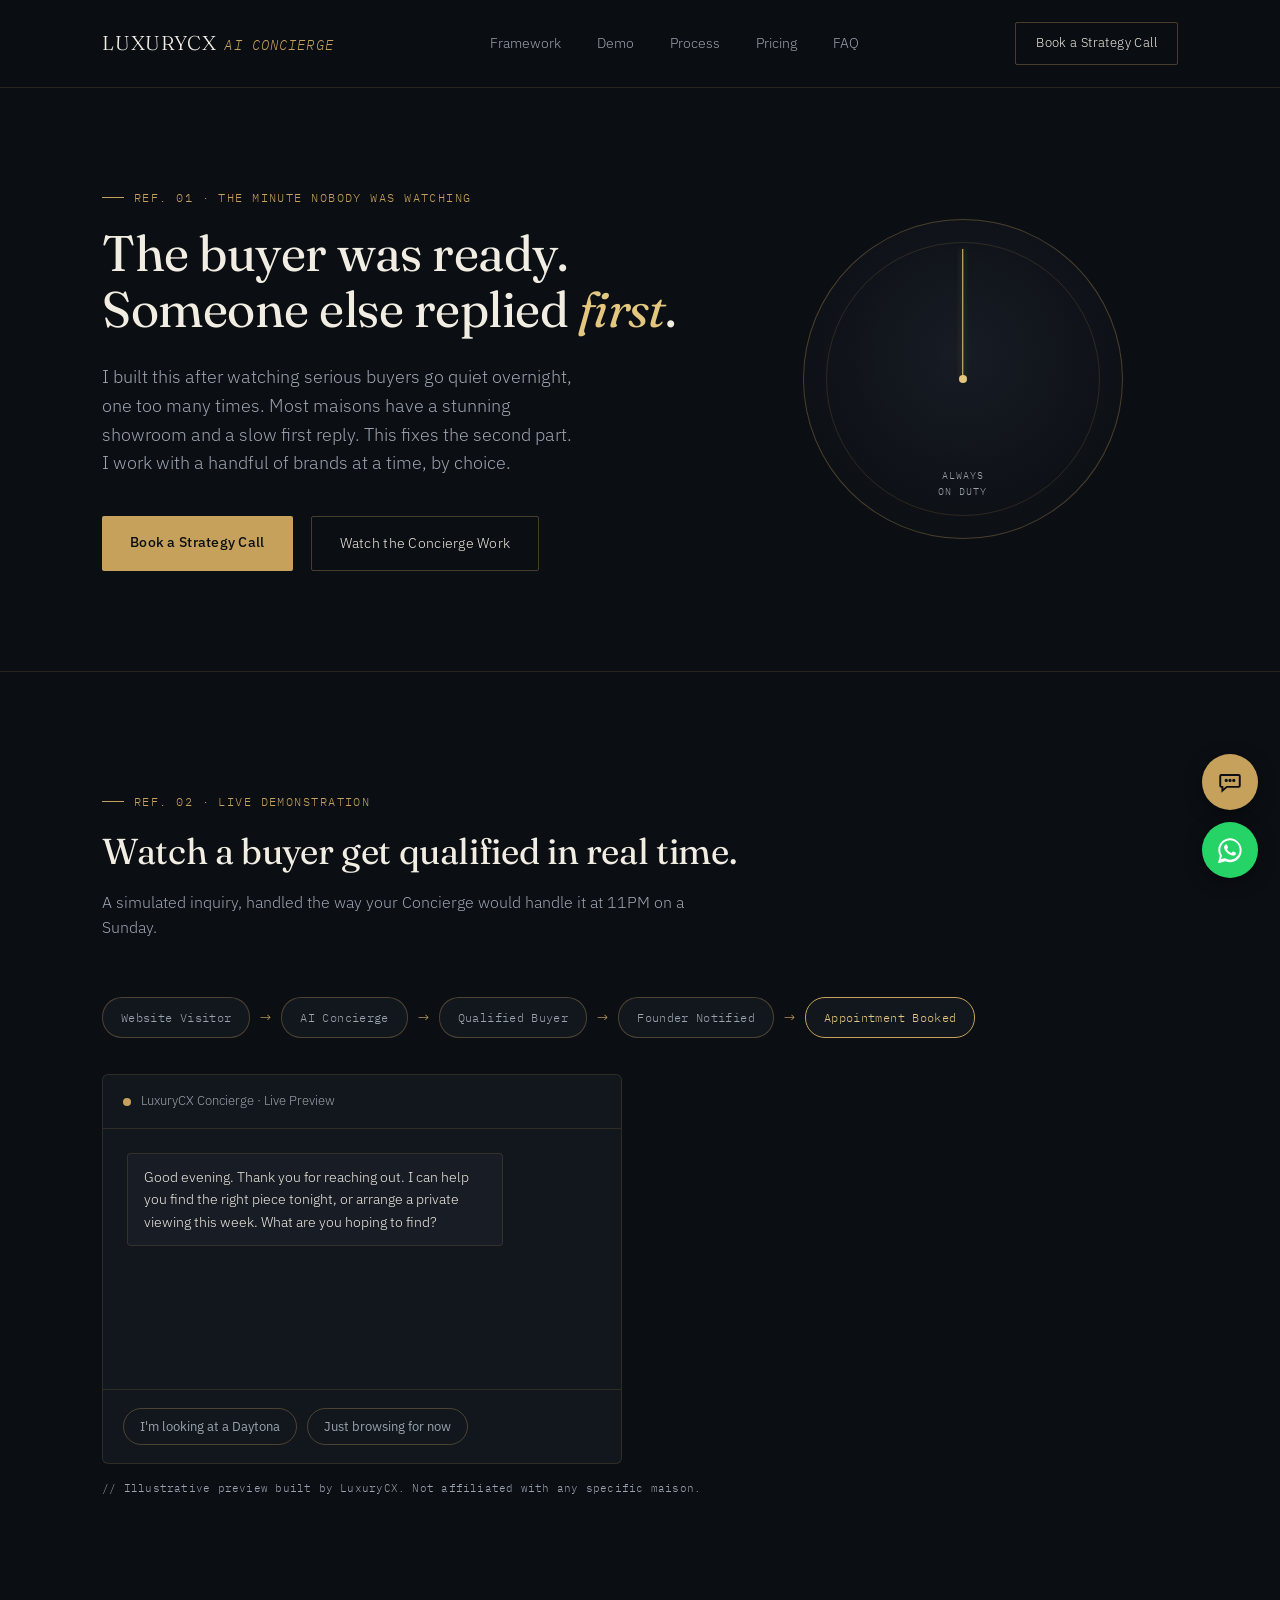
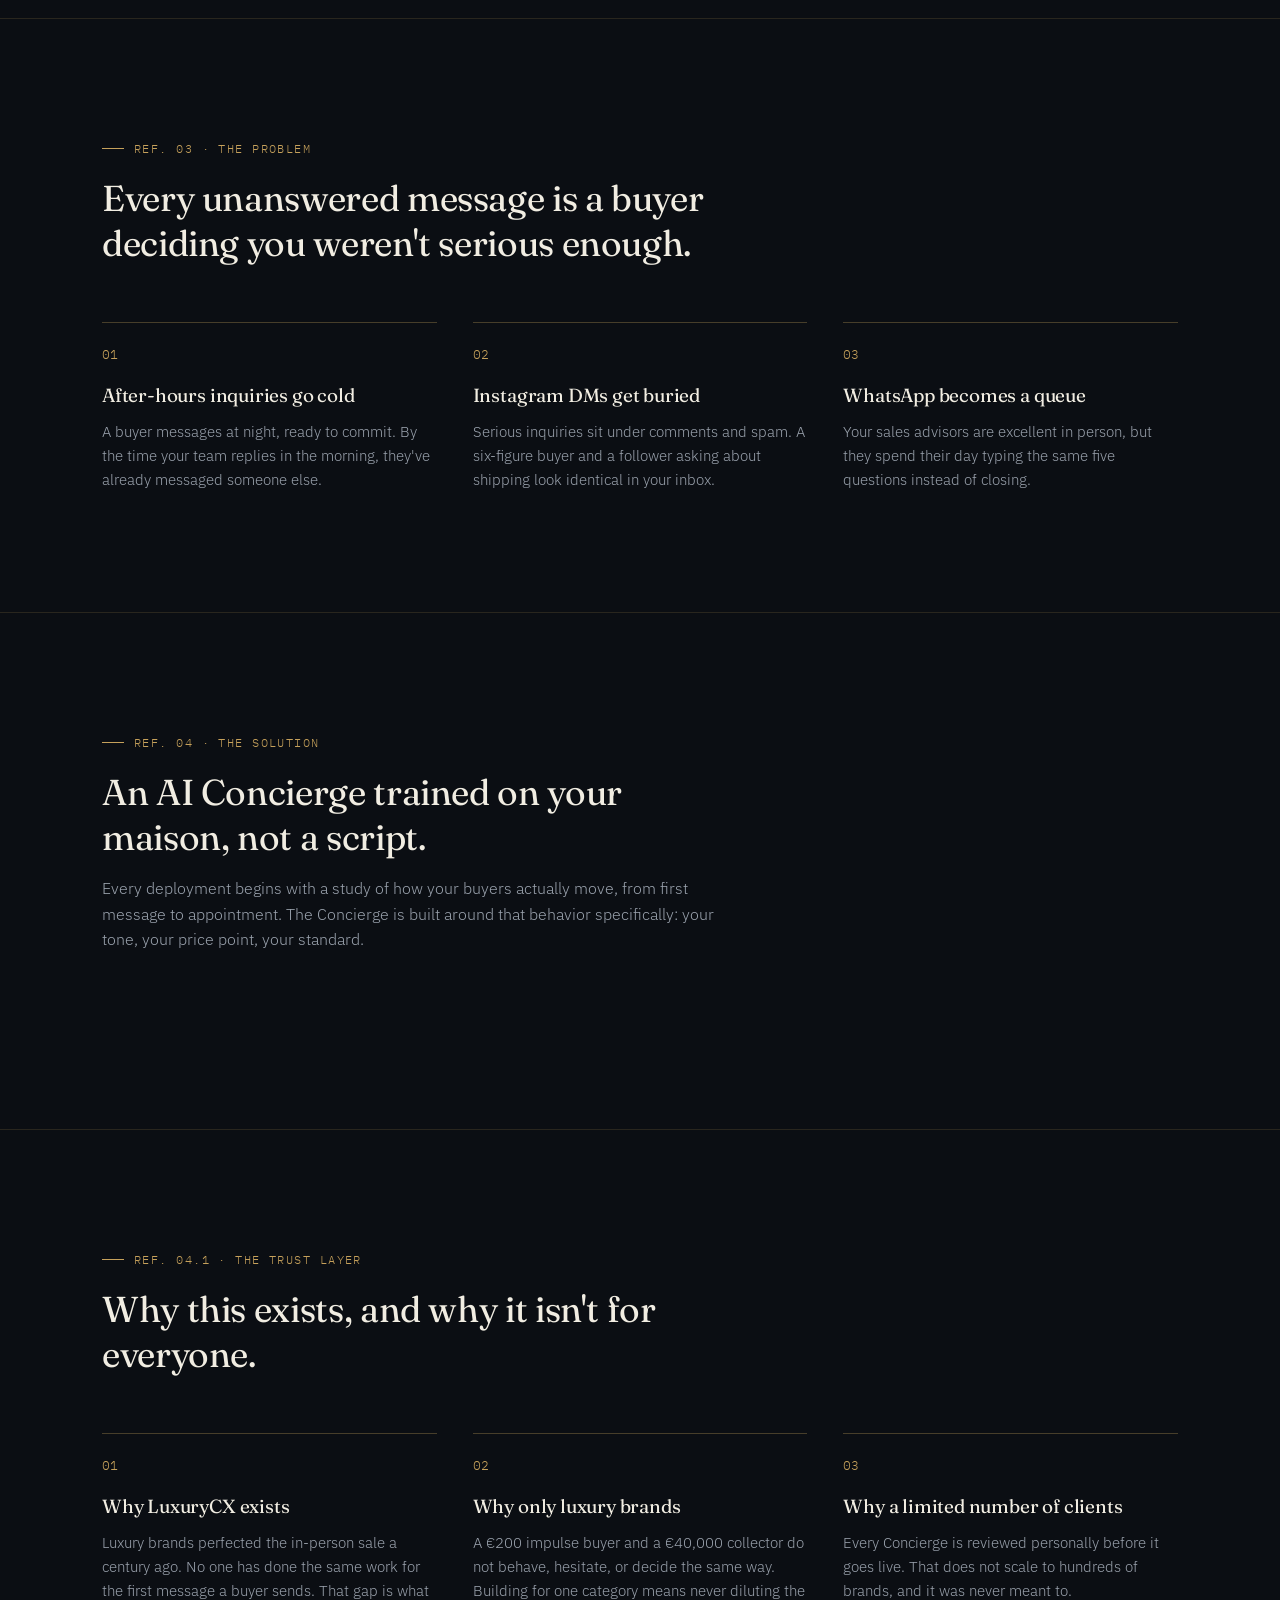
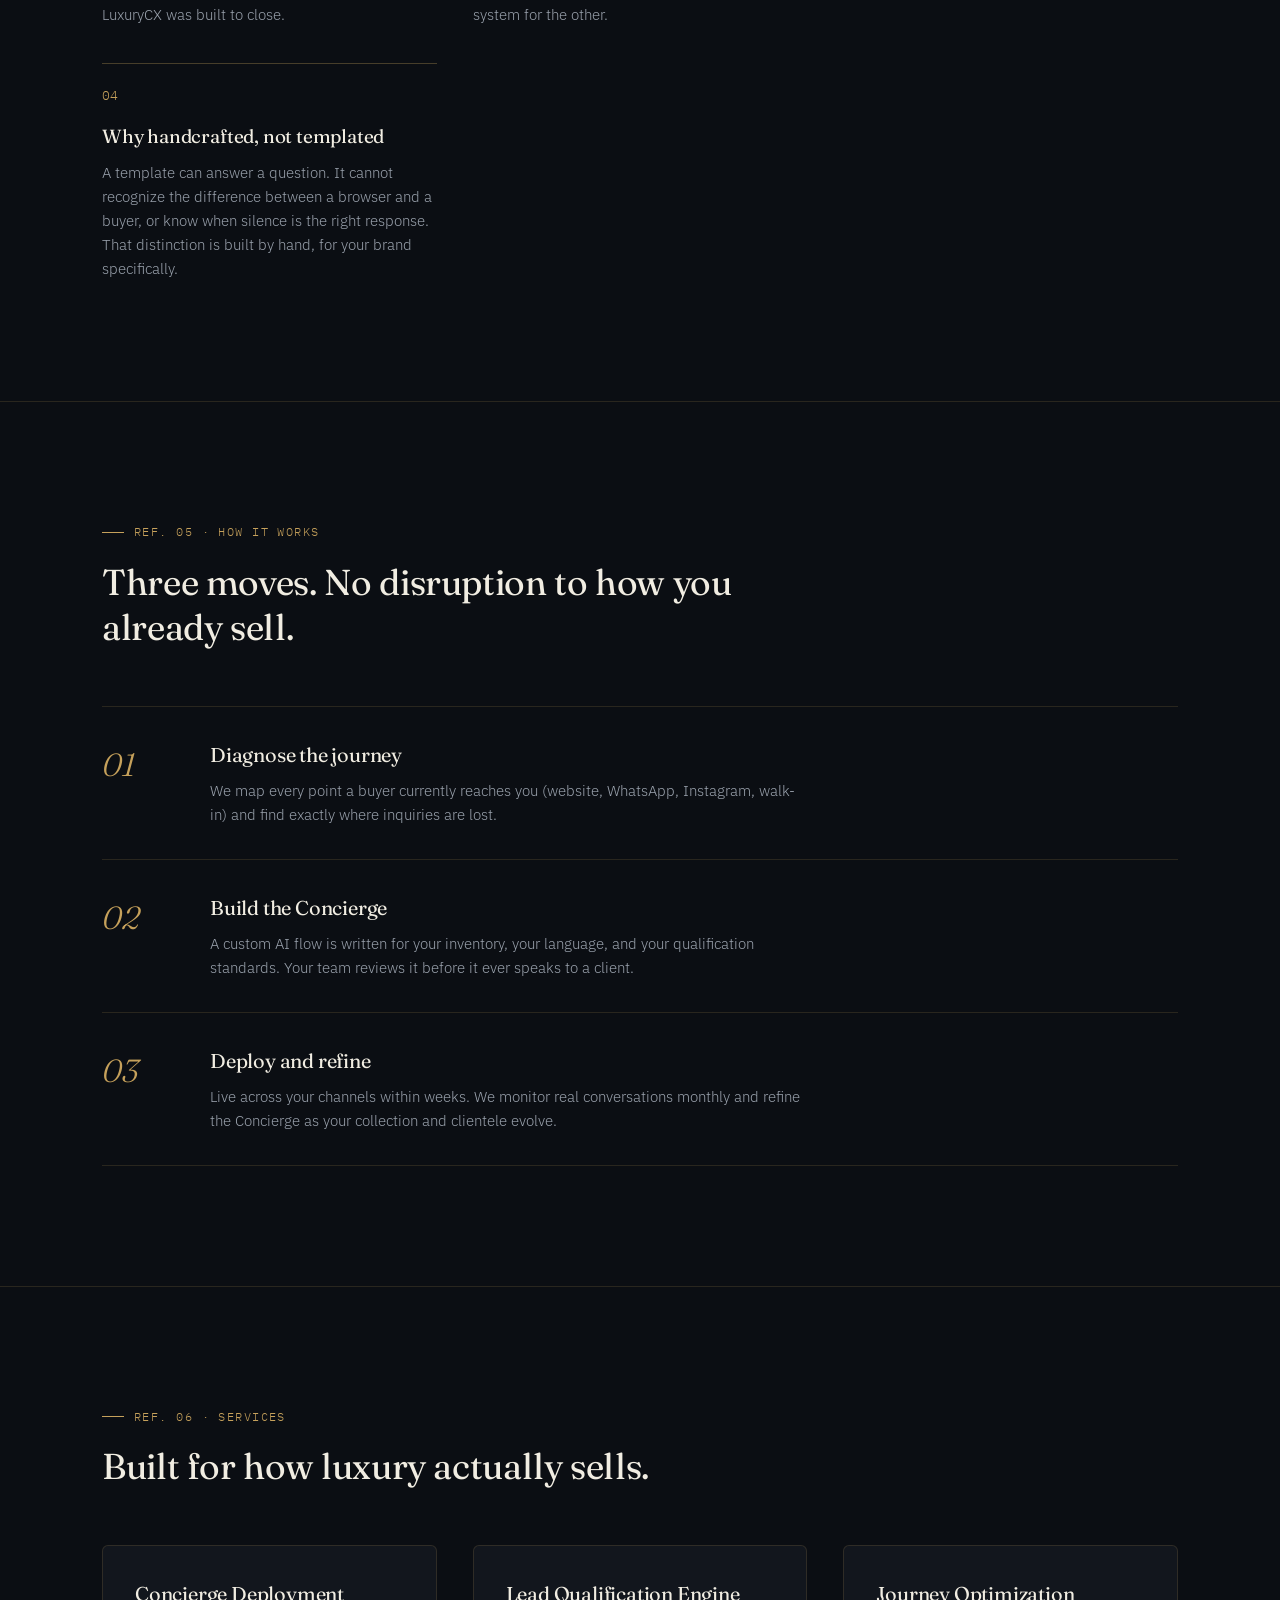
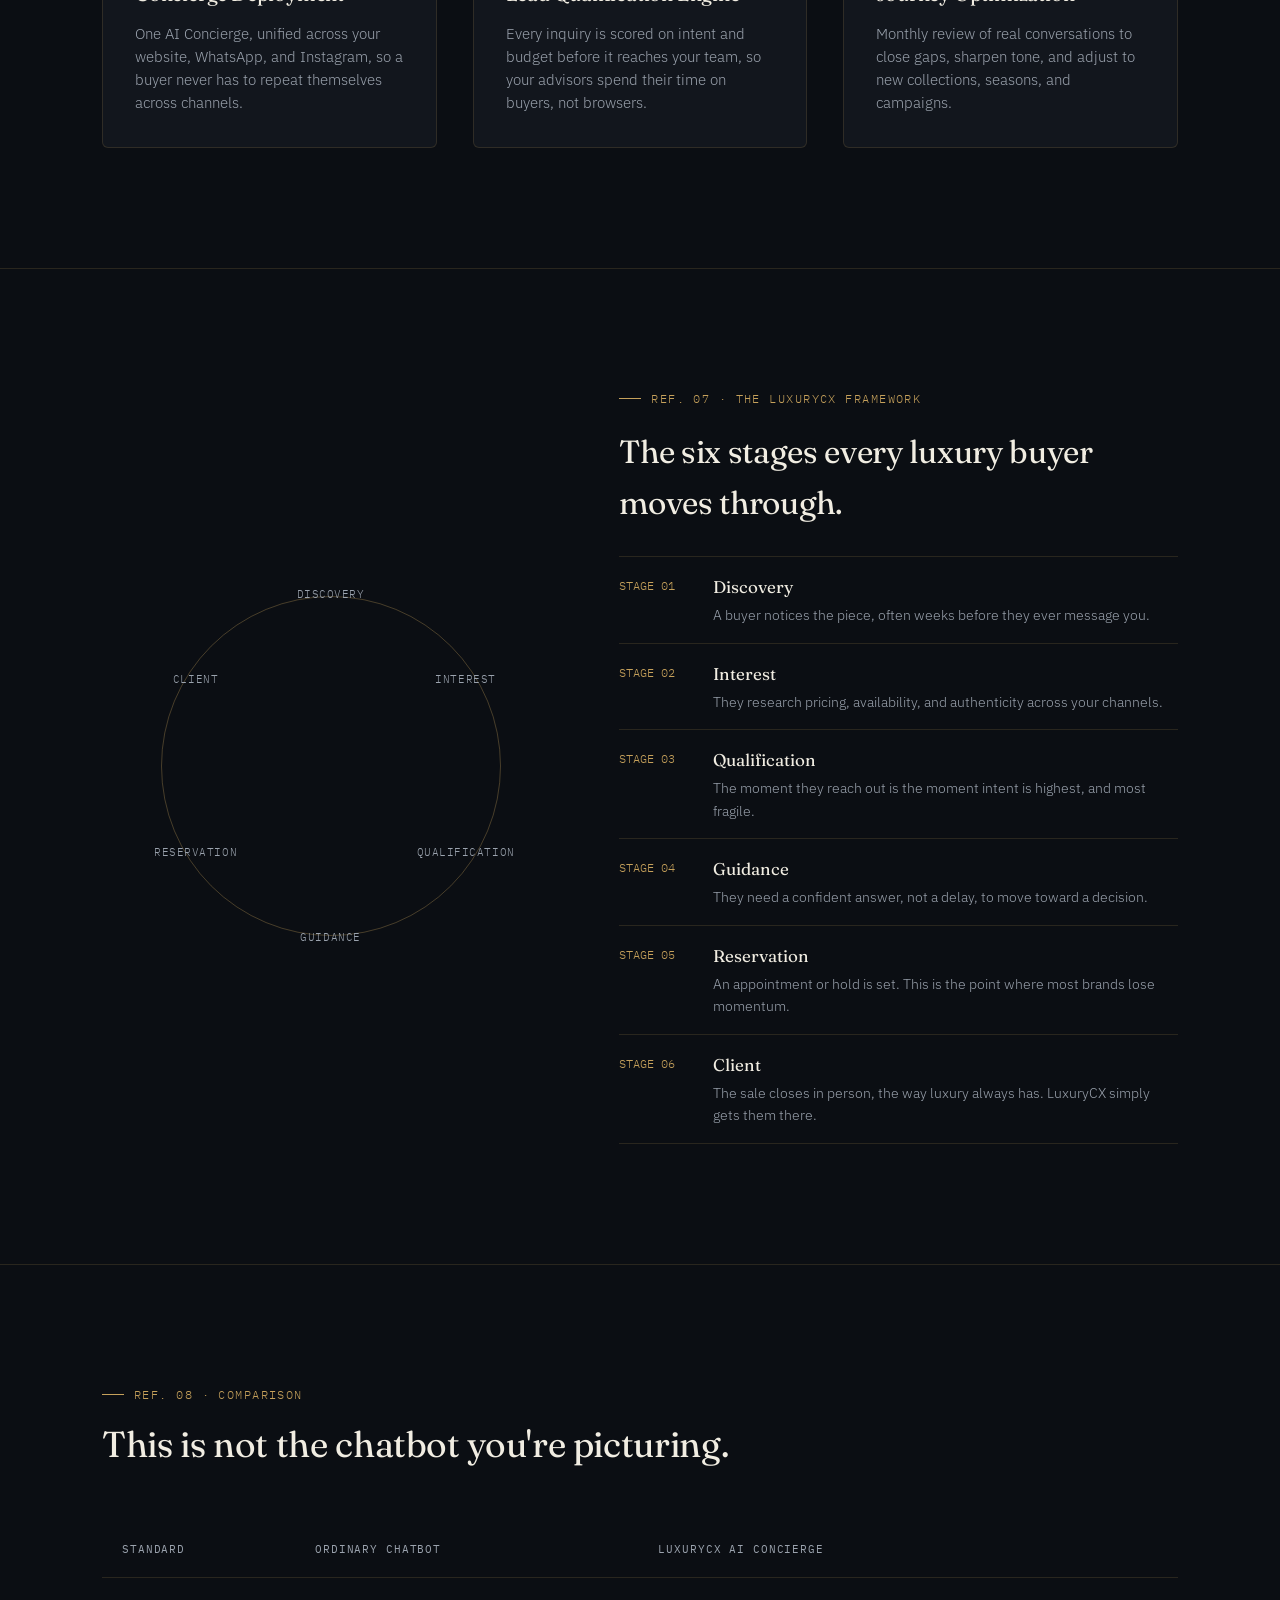
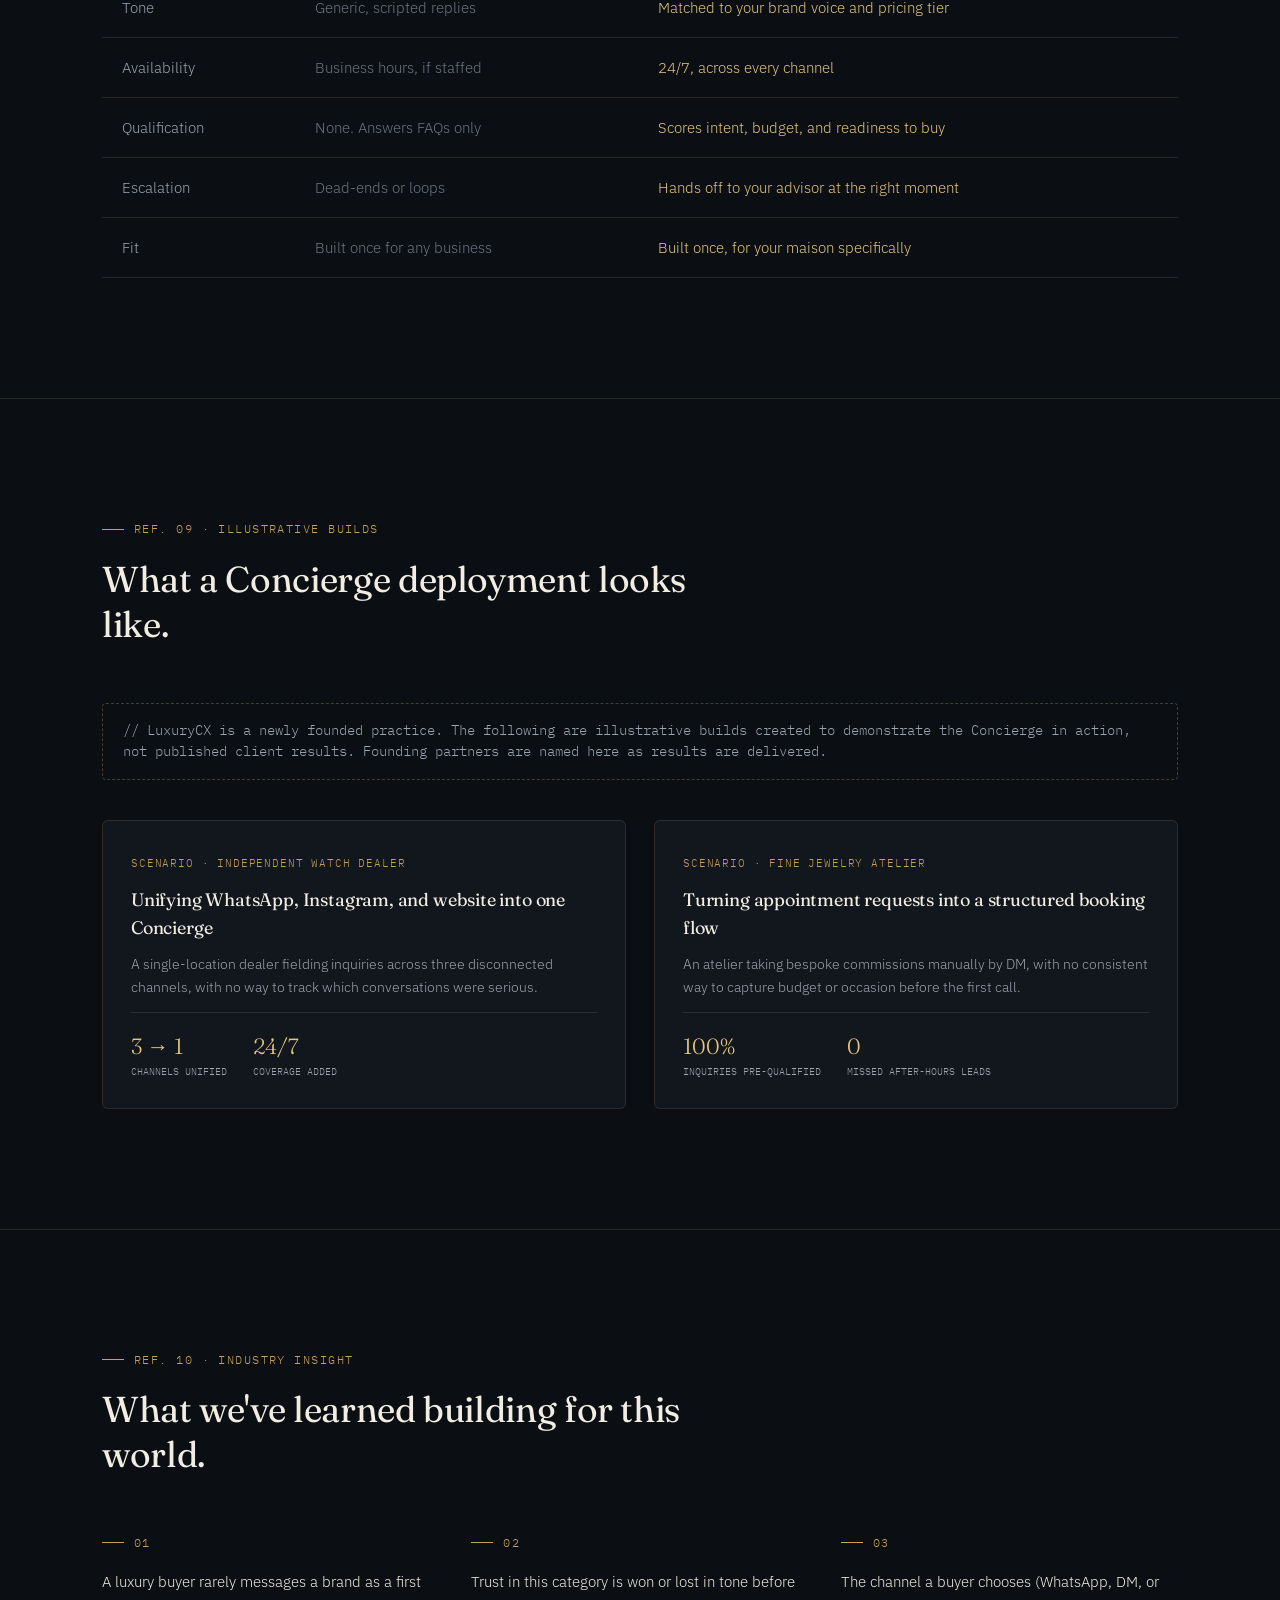
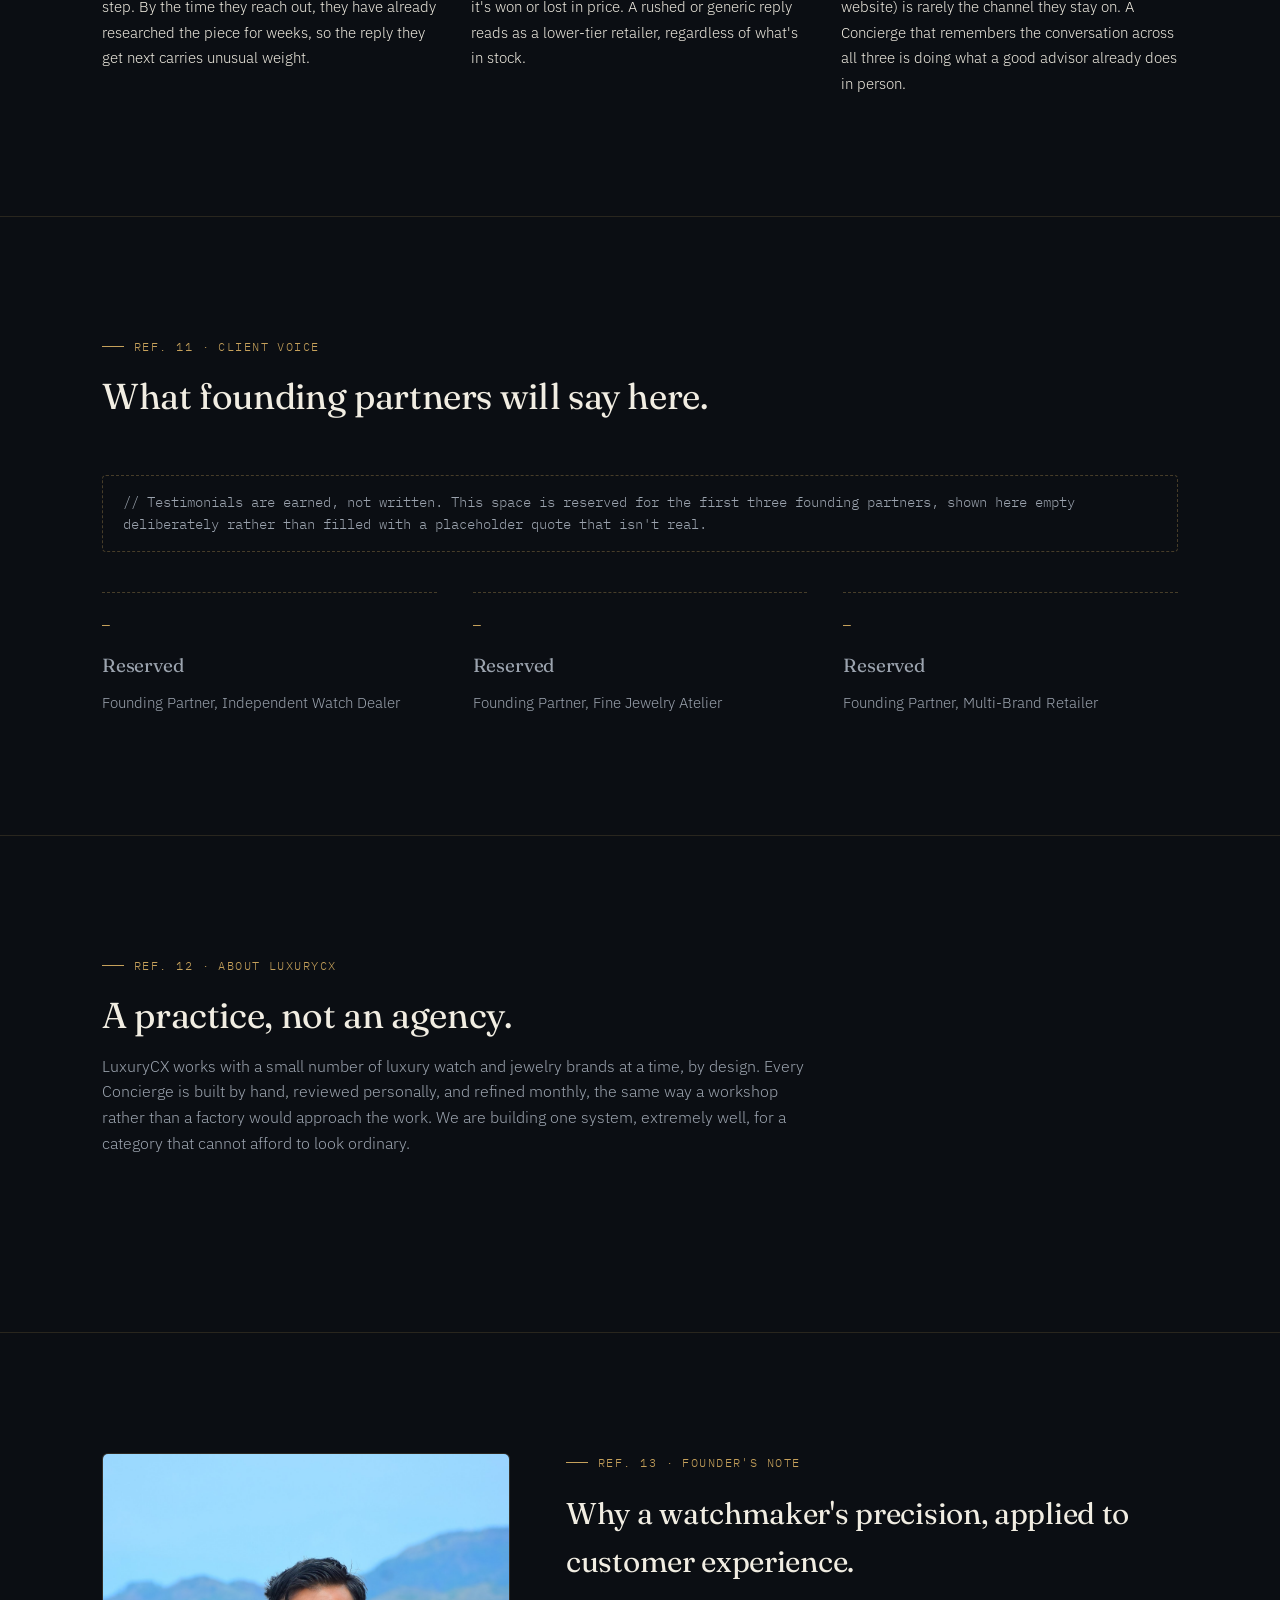
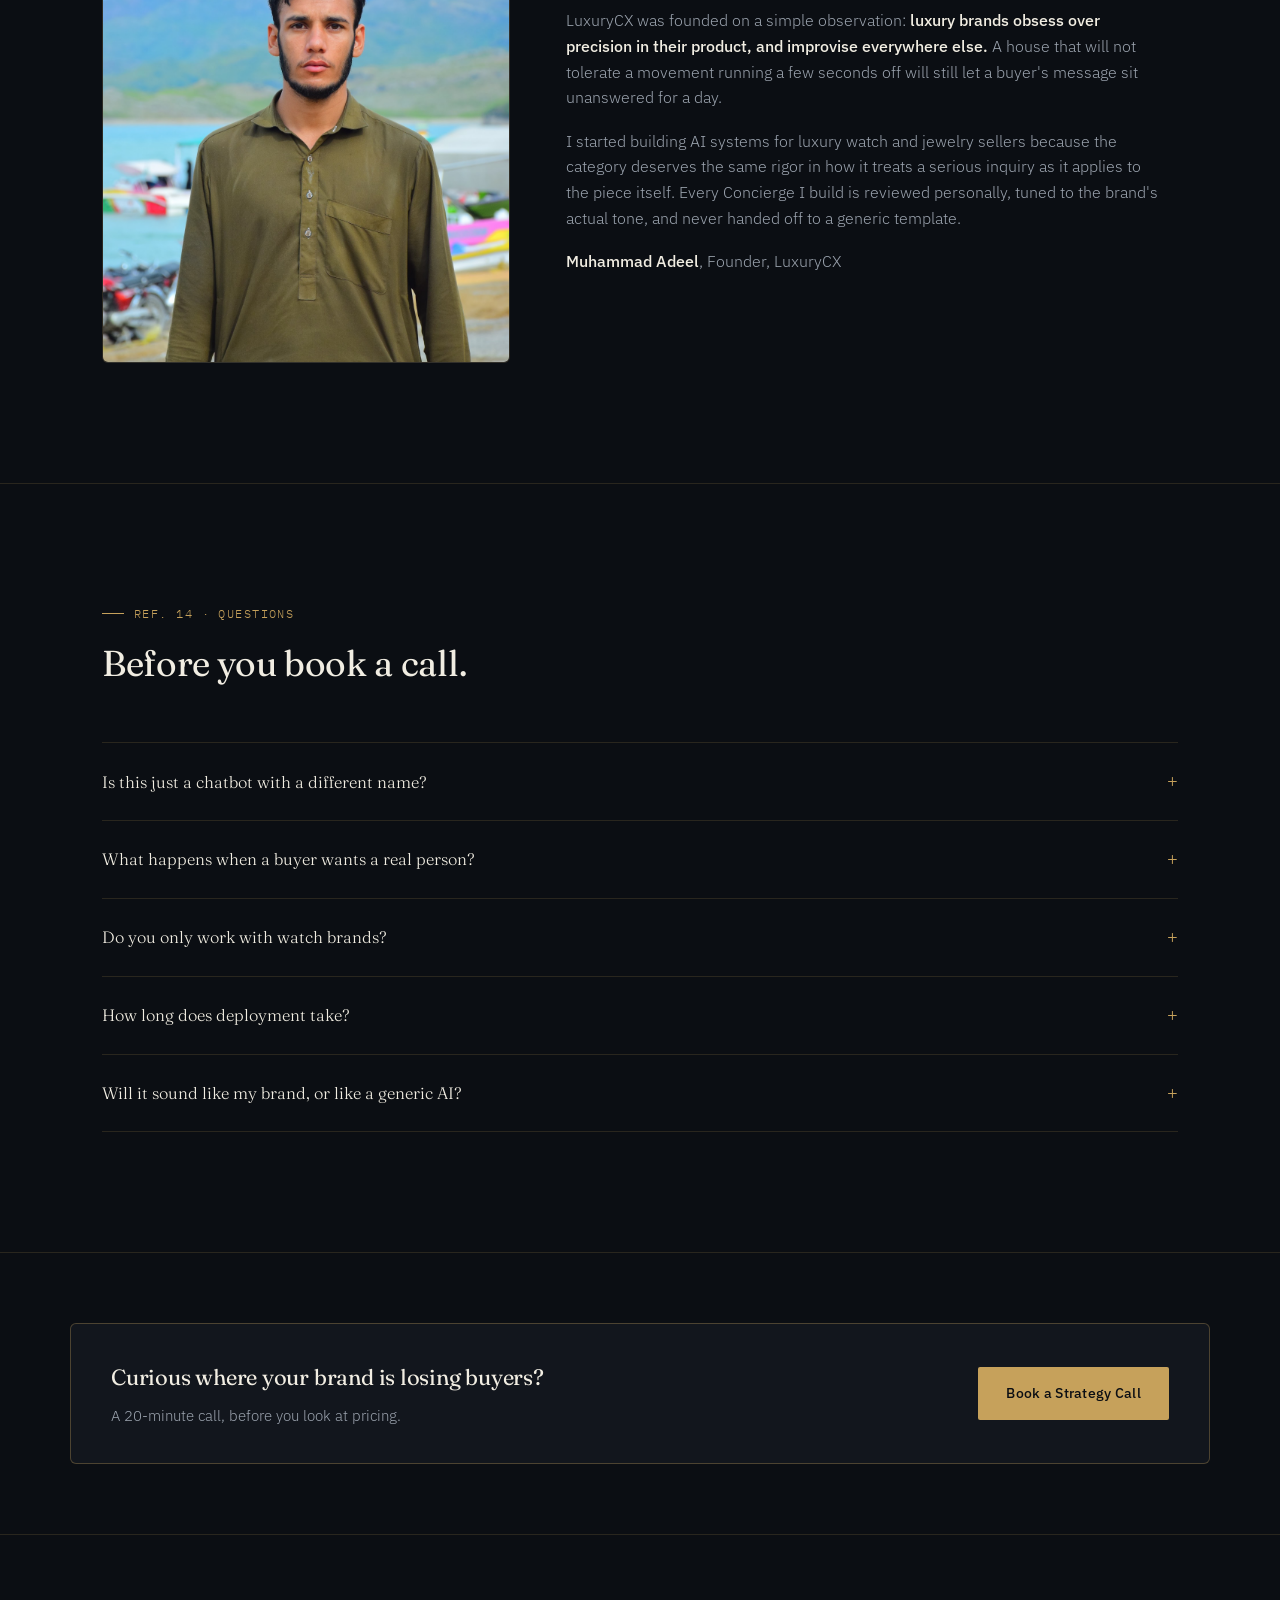
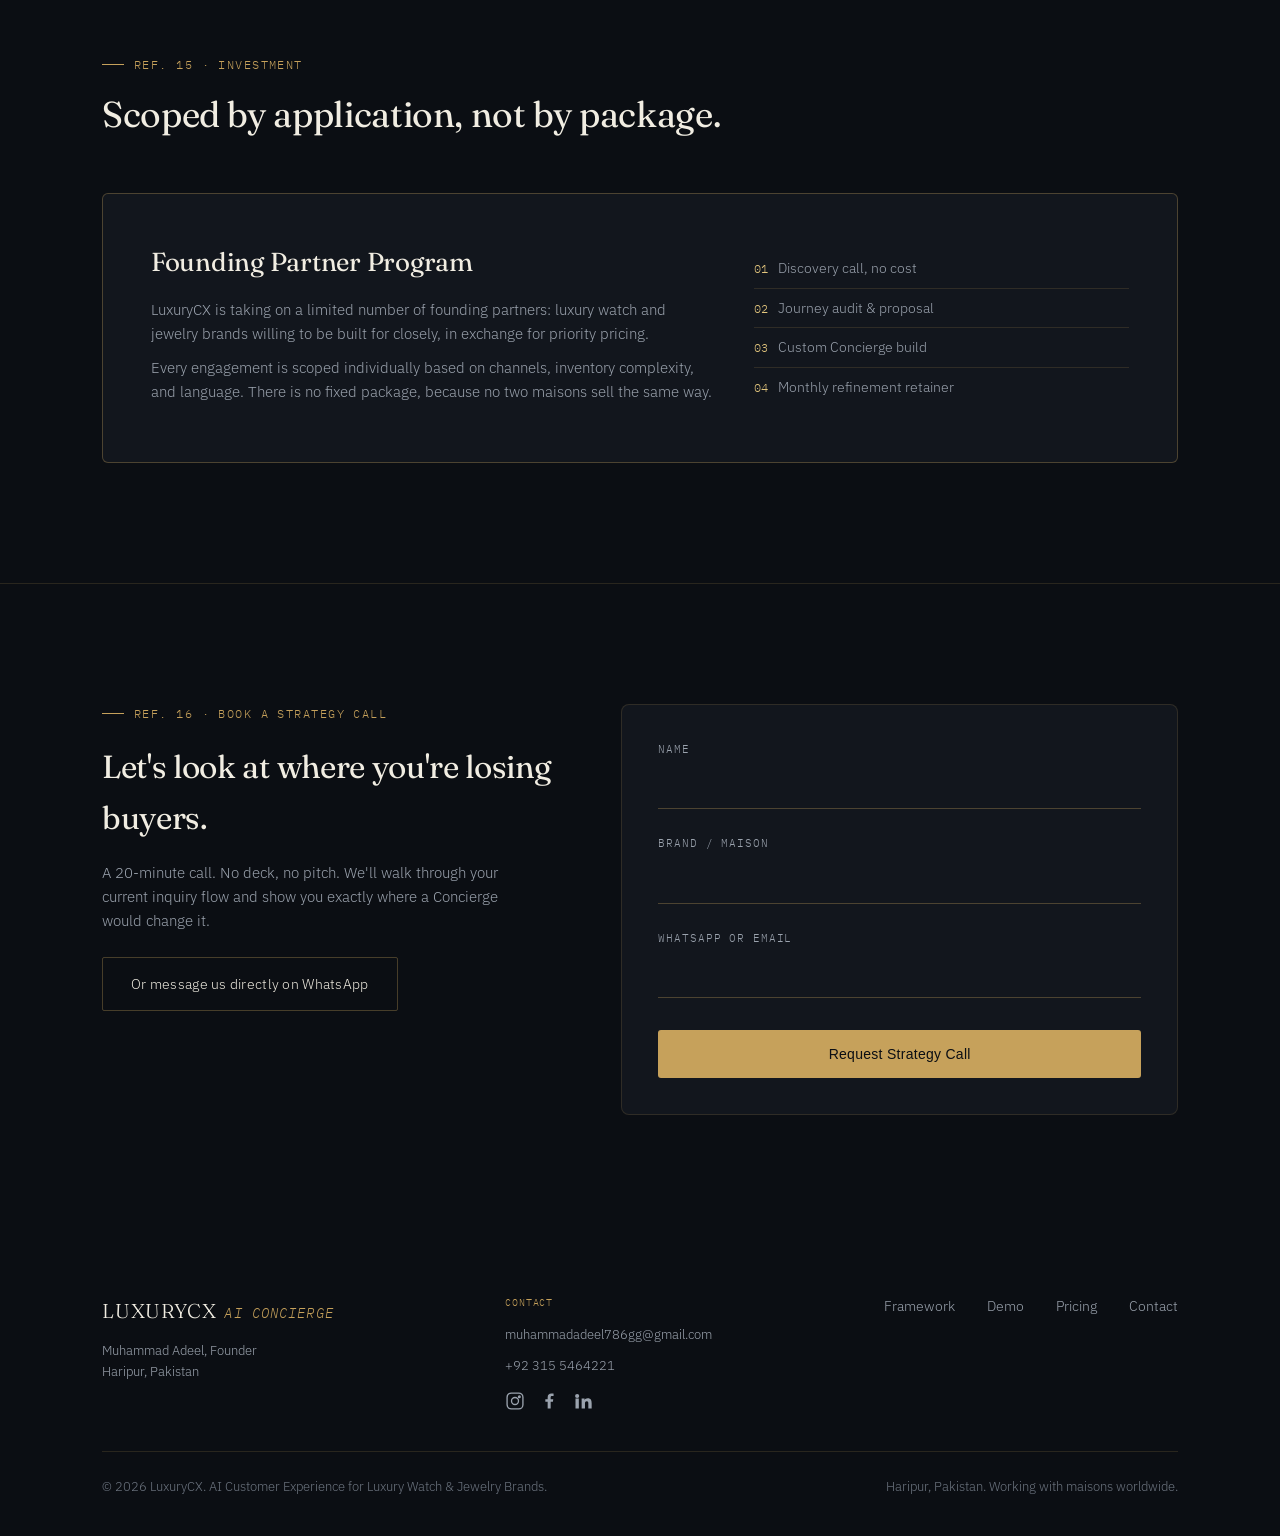
<file: index.html>
<!DOCTYPE html>
<html lang="en">
<head>
<meta charset="UTF-8">
<meta name="viewport" content="width=device-width, initial-scale=1.0">
<title>LuxuryCX: AI Customer Experience for Luxury Watch & Jewelry Brands</title>
<link rel="preconnect" href="https://fonts.googleapis.com">
<link href="https://fonts.googleapis.com/css2?family=Fraunces:ital,opsz,wght@0,9..144,300;0,9..144,400;0,9..144,500;0,9..144,600;1,9..144,400;1,9..144,500&family=IBM+Plex+Sans:wght@300;400;500;600&family=IBM+Plex+Mono:wght@400;500&display=swap" rel="stylesheet">
<link rel="stylesheet" href="styles.css">

<!-- Google Analytics -->
  <!-- Google tag (gtag.js) -->
<script async src="https://www.googletagmanager.com/gtag/js?id=G-6TMWNNFEH1"></script>
<script>
  window.dataLayer = window.dataLayer || [];
  function gtag(){dataLayer.push(arguments);}
  gtag('js', new Date());

  gtag('config', 'G-6TMWNNFEH1');
</script>

<!-- Microsoft Clarity -->
<script>
  (function(c,l,a,r,i,t,y){
    c[a]=c[a]||function(){(c[a].q=c[a].q||[]).push(arguments)};
    t=l.createElement(r);t.async=1;t.src="https://www.clarity.ms/tag/"+i;
    y=l.getElementsByTagName(r)[0];y.parentNode.insertBefore(t,y);
  })(window, document, "clarity", "script", "xu0bop20km");
</script>
</head>
<body>

<header>
  <nav class="wrap">
    <div class="logo">LUXURYCX <span>AI CONCIERGE</span></div>
    <div class="navlinks">
      <a href="#framework">Framework</a>
      <a href="#demo">Demo</a>
      <a href="#process">Process</a>
      <a href="#pricing">Pricing</a>
      <a href="#faq">FAQ</a>
    </div>
    <a href="https://calendly.com/muhammadadeel786gg/30min" target="_blank" rel="noopener" class="navcta">Book a Strategy Call</a>
  </nav>
</header>

<!-- HERO -->
<section class="hero">
  <div class="wrap hero-grid">
    <div>
      <div class="eyebrow">Ref. 01 · The Minute Nobody Was Watching</div>
      <h1>The buyer was ready.<br>Someone else replied <em>first</em>.</h1>
      <p class="lede">I built this after watching serious buyers go quiet overnight, one too many times. Most maisons have a stunning showroom and a slow first reply. This fixes the second part. I work with a handful of brands at a time, by choice.</p>
      <div class="cta-row">
        <a href="https://calendly.com/muhammadadeel786gg/30min" target="_blank" rel="noopener" class="btn-primary">Book a Strategy Call</a>
        <a href="#demo" class="btn-secondary">Watch the Concierge Work</a>
      </div>
    </div>
    <div class="dial-wrap">
      <div class="dial">
        <div class="hand"></div>
        <div class="dial-center"></div>
        <div class="dial-label">ALWAYS<br>ON DUTY</div>
      </div>
    </div>
  </div>
</section>

<!-- LIVE DEMO -->
<section id="demo">
  <div class="wrap">
    <div class="sec-head">
      <div class="eyebrow">Ref. 02 · Live Demonstration</div>
      <h2>Watch a buyer get qualified in real time.</h2>
      <p>A simulated inquiry, handled the way your Concierge would handle it at 11PM on a Sunday.</p>
    </div>
    <div class="journey-flow">
      <div class="jf-step" style="animation-delay:0s"><span>Website Visitor</span></div>
      <div class="jf-arrow" style="animation-delay:0.3s">→</div>
      <div class="jf-step" style="animation-delay:0.6s"><span>AI Concierge</span></div>
      <div class="jf-arrow" style="animation-delay:0.9s">→</div>
      <div class="jf-step" style="animation-delay:1.2s"><span>Qualified Buyer</span></div>
      <div class="jf-arrow" style="animation-delay:1.5s">→</div>
      <div class="jf-step" style="animation-delay:1.8s"><span>Founder Notified</span></div>
      <div class="jf-arrow" style="animation-delay:2.1s">→</div>
      <div class="jf-step jf-final" style="animation-delay:2.4s"><span>Appointment Booked</span></div>
    </div>
    <div class="demo-panel">
      <div class="demo-head"><span class="dot"></span> LuxuryCX Concierge · Live Preview</div>
      <div class="demo-body" id="demoBody">
        <div class="msg bot">Good evening. Thank you for reaching out. I can help you find the right piece tonight, or arrange a private viewing this week. What are you hoping to find?</div>
      </div>
      <div class="demo-actions" id="demoActions">
        <button class="chip" onclick="demoStep(1)">I'm looking at a Daytona</button>
        <button class="chip" onclick="demoStep(2)">Just browsing for now</button>
      </div>
    </div>
    <div class="demo-note">// Illustrative preview built by LuxuryCX. Not affiliated with any specific maison.</div>
  </div>
</section>

<!-- PROBLEM -->
<section>
  <div class="wrap">
    <div class="sec-head">
      <div class="eyebrow">Ref. 03 · The Problem</div>
      <h2>Every unanswered message is a buyer deciding you weren't serious enough.</h2>
    </div>
    <div class="three-col">
      <div class="prob-card">
        <span class="num">01</span>
        <h4>After-hours inquiries go cold</h4>
        <p>A buyer messages at night, ready to commit. By the time your team replies in the morning, they've already messaged someone else.</p>
      </div>
      <div class="prob-card">
        <span class="num">02</span>
        <h4>Instagram DMs get buried</h4>
        <p>Serious inquiries sit under comments and spam. A six-figure buyer and a follower asking about shipping look identical in your inbox.</p>
      </div>
      <div class="prob-card">
        <span class="num">03</span>
        <h4>WhatsApp becomes a queue</h4>
        <p>Your sales advisors are excellent in person, but they spend their day typing the same five questions instead of closing.</p>
      </div>
    </div>
  </div>
</section>

<!-- SOLUTION -->
<section>
  <div class="wrap">
    <div class="sec-head">
      <div class="eyebrow">Ref. 04 · The Solution</div>
      <h2>An AI Concierge trained on your maison, not a script.</h2>
      <p>Every deployment begins with a study of how your buyers actually move, from first message to appointment. The Concierge is built around that behavior specifically: your tone, your price point, your standard.</p>
    </div>
  </div>
</section>

<!-- TRUST LAYER -->
<section>
  <div class="wrap">
    <div class="sec-head">
      <div class="eyebrow">Ref. 04.1 · The Trust Layer</div>
      <h2>Why this exists, and why it isn't for everyone.</h2>
    </div>
    <div class="three-col">
      <div class="prob-card">
        <span class="num">01</span>
        <h4>Why LuxuryCX exists</h4>
        <p>Luxury brands perfected the in-person sale a century ago. No one has done the same work for the first message a buyer sends. That gap is what LuxuryCX was built to close.</p>
      </div>
      <div class="prob-card">
        <span class="num">02</span>
        <h4>Why only luxury brands</h4>
        <p>A €200 impulse buyer and a €40,000 collector do not behave, hesitate, or decide the same way. Building for one category means never diluting the system for the other.</p>
      </div>
      <div class="prob-card">
        <span class="num">03</span>
        <h4>Why a limited number of clients</h4>
        <p>Every Concierge is reviewed personally before it goes live. That does not scale to hundreds of brands, and it was never meant to.</p>
      </div>
    </div>
    <div class="three-col" style="margin-top:36px;">
      <div class="prob-card">
        <span class="num">04</span>
        <h4>Why handcrafted, not templated</h4>
        <p>A template can answer a question. It cannot recognize the difference between a browser and a buyer, or know when silence is the right response. That distinction is built by hand, for your brand specifically.</p>
      </div>
    </div>
  </div>
</section>

<!-- HOW IT WORKS -->
<section id="process">
  <div class="wrap">
    <div class="sec-head">
      <div class="eyebrow">Ref. 05 · How It Works</div>
      <h2>Three moves. No disruption to how you already sell.</h2>
    </div>
    <div class="steps">
      <div class="step">
        <div class="stepnum">01</div>
        <div><h4>Diagnose the journey</h4><p>We map every point a buyer currently reaches you (website, WhatsApp, Instagram, walk-in) and find exactly where inquiries are lost.</p></div>
      </div>
      <div class="step">
        <div class="stepnum">02</div>
        <div><h4>Build the Concierge</h4><p>A custom AI flow is written for your inventory, your language, and your qualification standards. Your team reviews it before it ever speaks to a client.</p></div>
      </div>
      <div class="step">
        <div class="stepnum">03</div>
        <div><h4>Deploy and refine</h4><p>Live across your channels within weeks. We monitor real conversations monthly and refine the Concierge as your collection and clientele evolve.</p></div>
      </div>
    </div>
  </div>
</section>

<!-- SERVICES -->
<section>
  <div class="wrap">
    <div class="sec-head">
      <div class="eyebrow">Ref. 06 · Services</div>
      <h2>Built for how luxury actually sells.</h2>
    </div>
    <div class="three-col">
      <div class="service-card">
        <h4>Concierge Deployment</h4>
        <p>One AI Concierge, unified across your website, WhatsApp, and Instagram, so a buyer never has to repeat themselves across channels.</p>
      </div>
      <div class="service-card">
        <h4>Lead Qualification Engine</h4>
        <p>Every inquiry is scored on intent and budget before it reaches your team, so your advisors spend their time on buyers, not browsers.</p>
      </div>
      <div class="service-card">
        <h4>Journey Optimization</h4>
        <p>Monthly review of real conversations to close gaps, sharpen tone, and adjust to new collections, seasons, and campaigns.</p>
      </div>
    </div>
  </div>
</section>

<!-- FRAMEWORK -->
<section id="framework">
  <div class="wrap framework">
    <div class="fw-dial">
      <div class="fw-ring"></div>
      <div class="fw-point" style="top:0; left:50%; transform:translate(-50%,-10px);">DISCOVERY</div>
      <div class="fw-point" style="top:22%; right:-40px;">INTEREST</div>
      <div class="fw-point" style="bottom:22%; right:-40px;">QUALIFICATION</div>
      <div class="fw-point" style="bottom:0; left:50%; transform:translate(-50%,10px);">GUIDANCE</div>
      <div class="fw-point" style="bottom:22%; left:-40px;">RESERVATION</div>
      <div class="fw-point" style="top:22%; left:-40px;">CLIENT</div>
    </div>
    <div>
      <div class="eyebrow">Ref. 07 · The LuxuryCX Framework</div>
      <h2 style="font-size:32px; margin-bottom:28px;">The six stages every luxury buyer moves through.</h2>
      <ul class="fw-list">
        <li><span class="stg">STAGE 01</span><div><h5>Discovery</h5><p>A buyer notices the piece, often weeks before they ever message you.</p></div></li>
        <li><span class="stg">STAGE 02</span><div><h5>Interest</h5><p>They research pricing, availability, and authenticity across your channels.</p></div></li>
        <li><span class="stg">STAGE 03</span><div><h5>Qualification</h5><p>The moment they reach out is the moment intent is highest, and most fragile.</p></div></li>
        <li><span class="stg">STAGE 04</span><div><h5>Guidance</h5><p>They need a confident answer, not a delay, to move toward a decision.</p></div></li>
        <li><span class="stg">STAGE 05</span><div><h5>Reservation</h5><p>An appointment or hold is set. This is the point where most brands lose momentum.</p></div></li>
        <li><span class="stg">STAGE 06</span><div><h5>Client</h5><p>The sale closes in person, the way luxury always has. LuxuryCX simply gets them there.</p></div></li>
      </ul>
    </div>
  </div>
</section>

<!-- COMPARISON -->
<section>
  <div class="wrap">
    <div class="sec-head">
      <div class="eyebrow">Ref. 08 · Comparison</div>
      <h2>This is not the chatbot you're picturing.</h2>
    </div>
    <table class="cmp">
      <tr><th>Standard</th><th>Ordinary Chatbot</th><th>LuxuryCX AI Concierge</th></tr>
      <tr><td class="label">Tone</td><td class="bad">Generic, scripted replies</td><td class="good">Matched to your brand voice and pricing tier</td></tr>
      <tr><td class="label">Availability</td><td class="bad">Business hours, if staffed</td><td class="good">24/7, across every channel</td></tr>
      <tr><td class="label">Qualification</td><td class="bad">None. Answers FAQs only</td><td class="good">Scores intent, budget, and readiness to buy</td></tr>
      <tr><td class="label">Escalation</td><td class="bad">Dead-ends or loops</td><td class="good">Hands off to your advisor at the right moment</td></tr>
      <tr><td class="label">Fit</td><td class="bad">Built once for any business</td><td class="good">Built once, for your maison specifically</td></tr>
    </table>
  </div>
</section>

<!-- CASE STUDIES -->
<section>
  <div class="wrap">
    <div class="sec-head">
      <div class="eyebrow">Ref. 09 · Illustrative Builds</div>
      <h2>What a Concierge deployment looks like.</h2>
    </div>
    <div class="case-note">// LuxuryCX is a newly founded practice. The following are illustrative builds created to demonstrate the Concierge in action, not published client results. Founding partners are named here as results are delivered.</div>
    <div class="case-grid">
      <div class="case-card">
        <span class="tag">SCENARIO · INDEPENDENT WATCH DEALER</span>
        <h4>Unifying WhatsApp, Instagram, and website into one Concierge</h4>
        <p>A single-location dealer fielding inquiries across three disconnected channels, with no way to track which conversations were serious.</p>
        <div class="case-metric">
          <div><span class="v">3 → 1</span><span class="l">CHANNELS UNIFIED</span></div>
          <div><span class="v">24/7</span><span class="l">COVERAGE ADDED</span></div>
        </div>
      </div>
      <div class="case-card">
        <span class="tag">SCENARIO · FINE JEWELRY ATELIER</span>
        <h4>Turning appointment requests into a structured booking flow</h4>
        <p>An atelier taking bespoke commissions manually by DM, with no consistent way to capture budget or occasion before the first call.</p>
        <div class="case-metric">
          <div><span class="v">100%</span><span class="l">INQUIRIES PRE-QUALIFIED</span></div>
          <div><span class="v">0</span><span class="l">MISSED AFTER-HOURS LEADS</span></div>
        </div>
      </div>
    </div>
  </div>
</section>

<!-- INSIGHTS -->
<section>
  <div class="wrap">
    <div class="sec-head">
      <div class="eyebrow">Ref. 10 · Industry Insight</div>
      <h2>What we've learned building for this world.</h2>
    </div>
    <div class="insight-grid">
      <div class="insight-card">
        <div class="eyebrow">01</div>
        <p>A luxury buyer rarely messages a brand as a first step. By the time they reach out, they have already researched the piece for weeks, so the reply they get next carries unusual weight.</p>
      </div>
      <div class="insight-card">
        <div class="eyebrow">02</div>
        <p>Trust in this category is won or lost in tone before it's won or lost in price. A rushed or generic reply reads as a lower-tier retailer, regardless of what's in stock.</p>
      </div>
      <div class="insight-card">
        <div class="eyebrow">03</div>
        <p>The channel a buyer chooses (WhatsApp, DM, or website) is rarely the channel they stay on. A Concierge that remembers the conversation across all three is doing what a good advisor already does in person.</p>
      </div>
    </div>
  </div>
</section>

<!-- TESTIMONIALS PLACEHOLDER -->
<section>
  <div class="wrap">
    <div class="sec-head">
      <div class="eyebrow">Ref. 11 · Client Voice</div>
      <h2>What founding partners will say here.</h2>
    </div>
    <div class="case-note">// Testimonials are earned, not written. This space is reserved for the first three founding partners, shown here empty deliberately rather than filled with a placeholder quote that isn't real.</div>
    <div class="three-col">
      <div class="prob-card" style="border-top:1px dashed var(--hairline-strong);">
        <span class="num">—</span>
        <h4 style="color:var(--slate);">Reserved</h4>
        <p>Founding Partner, Independent Watch Dealer</p>
      </div>
      <div class="prob-card" style="border-top:1px dashed var(--hairline-strong);">
        <span class="num">—</span>
        <h4 style="color:var(--slate);">Reserved</h4>
        <p>Founding Partner, Fine Jewelry Atelier</p>
      </div>
      <div class="prob-card" style="border-top:1px dashed var(--hairline-strong);">
        <span class="num">—</span>
        <h4 style="color:var(--slate);">Reserved</h4>
        <p>Founding Partner, Multi-Brand Retailer</p>
      </div>
    </div>
  </div>
</section>

<!-- ABOUT -->
<section>
  <div class="wrap">
    <div class="sec-head" style="max-width:720px;">
      <div class="eyebrow">Ref. 12 · About LuxuryCX</div>
      <h2>A practice, not an agency.</h2>
      <p>LuxuryCX works with a small number of luxury watch and jewelry brands at a time, by design. Every Concierge is built by hand, reviewed personally, and refined monthly, the same way a workshop rather than a factory would approach the work. We are building one system, extremely well, for a category that cannot afford to look ordinary.</p>
    </div>
  </div>
</section>

<!-- FOUNDER -->
<section>
  <div class="wrap founder">
    <div class="founder-photo"><img src="assets/founder-v2.jpg" alt="Muhammad Adeel, Founder of LuxuryCX" loading="lazy"></div>
    <div>
      <div class="eyebrow">Ref. 13 · Founder's Note</div>
      <h2 style="font-size:30px; margin-bottom:22px;">Why a watchmaker's precision, applied to customer experience.</h2>
      <p>LuxuryCX was founded on a simple observation: <strong>luxury brands obsess over precision in their product, and improvise everywhere else.</strong> A house that will not tolerate a movement running a few seconds off will still let a buyer's message sit unanswered for a day.</p>
      <p>I started building AI systems for luxury watch and jewelry sellers because the category deserves the same rigor in how it treats a serious inquiry as it applies to the piece itself. Every Concierge I build is reviewed personally, tuned to the brand's actual tone, and never handed off to a generic template.</p>
      <p><strong>Muhammad Adeel</strong>, Founder, LuxuryCX</p>
    </div>
  </div>
</section>

<!-- FAQ -->
<section id="faq">
  <div class="wrap">
    <div class="sec-head">
      <div class="eyebrow">Ref. 14 · Questions</div>
      <h2>Before you book a call.</h2>
    </div>
    <div class="faq-list">
      <div class="faq-item">
        <div class="faq-q" onclick="toggleFaq(this)">Is this just a chatbot with a different name? <span class="plus">+</span></div>
        <div class="faq-a"><div class="faq-a-inner">No. A chatbot answers questions. A Concierge qualifies intent, matches tone to your brand, and knows when to bring in a human, which is most of the time, for your highest-value buyers.</div></div>
      </div>
      <div class="faq-item">
        <div class="faq-q" onclick="toggleFaq(this)">What happens when a buyer wants a real person? <span class="plus">+</span></div>
        <div class="faq-a"><div class="faq-a-inner">The Concierge is built to recognize that moment and hand off immediately, with full context passed to your advisor, so the buyer never repeats themselves.</div></div>
      </div>
      <div class="faq-item">
        <div class="faq-q" onclick="toggleFaq(this)">Do you only work with watch brands? <span class="plus">+</span></div>
        <div class="faq-a"><div class="faq-a-inner">Watches and fine jewelry are the focus, deliberately. The buying psychology, trust signals, and objection patterns in this category are specific, and that specialization is what makes the Concierge feel native to your business.</div></div>
      </div>
      <div class="faq-item">
        <div class="faq-q" onclick="toggleFaq(this)">How long does deployment take? <span class="plus">+</span></div>
        <div class="faq-a"><div class="faq-a-inner">Most Concierge builds go from discovery call to live deployment within a few weeks, depending on how many channels and languages are involved.</div></div>
      </div>
      <div class="faq-item">
        <div class="faq-q" onclick="toggleFaq(this)">Will it sound like my brand, or like a generic AI? <span class="plus">+</span></div>
        <div class="faq-a"><div class="faq-a-inner">Every Concierge is written from your existing materials and reviewed by your team before launch. Nothing goes live until it sounds like something you'd say yourself.</div></div>
      </div>
    </div>
  </div>
</section>

<!-- MID-PAGE CTA -->
<section style="padding:70px 0;">
  <div class="wrap" style="display:flex; align-items:center; justify-content:space-between; flex-wrap:wrap; gap:24px; border:1px solid var(--hairline-strong); border-radius:6px; padding:36px 40px; background:var(--panel);">
    <div>
      <h3 style="font-size:22px; font-weight:400; margin-bottom:8px;">Curious where your brand is losing buyers?</h3>
      <p style="color:var(--slate); font-size:14.5px;">A 20-minute call, before you look at pricing.</p>
    </div>
    <a href="https://calendly.com/muhammadadeel786gg/30min" target="_blank" rel="noopener" class="btn-primary">Book a Strategy Call</a>
  </div>
</section>

<!-- PRICING -->
<section id="pricing">
  <div class="wrap">
    <div class="sec-head">
      <div class="eyebrow">Ref. 15 · Investment</div>
      <h2>Scoped by application, not by package.</h2>
    </div>
    <div class="pricing-panel">
      <div>
        <h3>Founding Partner Program</h3>
        <p>LuxuryCX is taking on a limited number of founding partners: luxury watch and jewelry brands willing to be built for closely, in exchange for priority pricing.</p>
        <p>Every engagement is scoped individually based on channels, inventory complexity, and language. There is no fixed package, because no two maisons sell the same way.</p>
      </div>
      <ul class="pricing-list">
        <li><span>01</span>Discovery call, no cost</li>
        <li><span>02</span>Journey audit &amp; proposal</li>
        <li><span>03</span>Custom Concierge build</li>
        <li><span>04</span>Monthly refinement retainer</li>
      </ul>
    </div>
  </div>
</section>

<!-- CONTACT -->
<section id="contact">
  <div class="wrap contact-grid">
    <div>
      <div class="eyebrow">Ref. 16 · Book a Strategy Call</div>
      <h2 style="font-size:32px; margin-bottom:18px;">Let's look at where you're losing buyers.</h2>
      <p style="color:var(--slate); font-size:15px; max-width:420px; margin-bottom:24px;">A 20-minute call. No deck, no pitch. We'll walk through your current inquiry flow and show you exactly where a Concierge would change it.</p>
      <a href="https://wa.me/923155464221?text=Hi%2C%20I'd%20like%20to%20book%20a%20strategy%20call%20with%20LuxuryCX." target="_blank" rel="noopener" class="btn-secondary" style="display:inline-block;">Or message us directly on WhatsApp</a>
    </div>
    <form onsubmit="event.preventDefault(); alert('This form is a design placeholder. Connect it to your email or booking tool.');">
      <div>
        <label>Name</label>
        <input type="text" required>
      </div>
      <div>
        <label>Brand / Maison</label>
        <input type="text" required>
      </div>
      <div>
        <label>WhatsApp or Email</label>
        <input type="text" required>
      </div>
      <button class="submit-btn" type="submit">Request Strategy Call</button>
    </form>
  </div>
</section>

<footer>
  <div class="wrap">
    <div class="foot-grid">
      <div>
        <div class="logo">LUXURYCX <span>AI CONCIERGE</span></div>
        <p style="color:var(--slate); font-size:13px; margin-top:14px; max-width:280px;">Muhammad Adeel, Founder<br>Haripur, Pakistan</p>
      </div>
      <div class="foot-links" style="flex-direction:column; align-items:flex-start; gap:10px; font-size:13px;">
        <span style="font-family:'IBM Plex Mono', monospace; font-size:10px; color:var(--gold); letter-spacing:0.08em; margin-bottom:4px;">CONTACT</span>
        <a href="mailto:muhammadadeel786gg@gmail.com">muhammadadeel786gg@gmail.com</a>
        <a href="https://wa.me/923155464221" target="_blank" rel="noopener">+92 315 5464221</a>
        <div class="social-row">
          <a href="https://www.instagram.com/adeelautomation?igsh=MWEwemNiNzVzOTdlaQ==" target="_blank" rel="noopener" aria-label="Instagram">
            <svg viewBox="0 0 24 24" fill="none" stroke="currentColor" stroke-width="1.6"><rect x="2.5" y="2.5" width="19" height="19" rx="5"/><circle cx="12" cy="12" r="4.2"/><circle cx="17.2" cy="6.8" r="1"/></svg>
          </a>
          <a href="https://www.facebook.com/share/1M45koiTbg/" target="_blank" rel="noopener" aria-label="Facebook">
            <svg viewBox="0 0 24 24" fill="currentColor"><path d="M14 21v-8h2.7l.4-3.2H14V7.7c0-.9.3-1.6 1.7-1.6h1.8V3.2C17.2 3.1 16.1 3 14.9 3 12.2 3 10.4 4.6 10.4 7.4v2.4H7.6V13h2.8v8h3.6z"/></svg>
          </a>
          <a href="https://www.linkedin.com/in/muhammad-adeel-a66b403b7" target="_blank" rel="noopener" aria-label="LinkedIn">
            <svg viewBox="0 0 24 24" fill="currentColor"><path d="M4.98 3.5a2.5 2.5 0 1 1 0 5 2.5 2.5 0 0 1 0-5zM3 9h4v12H3V9zm7 0h3.8v1.7h.05c.53-1 1.83-2.05 3.77-2.05 4.03 0 4.78 2.65 4.78 6.1V21h-4v-5.6c0-1.34-.02-3.07-1.87-3.07-1.87 0-2.16 1.46-2.16 2.97V21h-4V9z"/></svg>
          </a>
        </div>
      </div>
      <div class="foot-links">
        <a href="#framework">Framework</a>
        <a href="#demo">Demo</a>
        <a href="#pricing">Pricing</a>
        <a href="#contact">Contact</a>
      </div>
    </div>
    <div class="foot-bottom">
      <div>© 2026 LuxuryCX. AI Customer Experience for Luxury Watch &amp; Jewelry Brands.</div>
      <div>Haripur, Pakistan. Working with maisons worldwide.</div>
    </div>
  </div>
</footer>

<!-- LIVE CHAT PLACEHOLDER
     Ready for future integration (e.g. Chatbase, OpenAI Assistants API, or custom widget).
     Replace the click handler below with the real embed script when available. -->
<button class="chat-float" id="chatFloatBtn" aria-label="Live chat">
  <svg viewBox="0 0 24 24" fill="none" stroke="#0B0E13" stroke-width="1.8"><path d="M4 5.5h16a1 1 0 0 1 1 1v9a1 1 0 0 1-1 1H9l-4 3.5v-3.5H4a1 1 0 0 1-1-1v-9a1 1 0 0 1 1-1z"/><circle cx="8.5" cy="10.5" r="0.6" fill="#0B0E13"/><circle cx="12" cy="10.5" r="0.6" fill="#0B0E13"/><circle cx="15.5" cy="10.5" r="0.6" fill="#0B0E13"/></svg>
</button>
<div class="chat-placeholder-panel" id="chatPanel">
  <div class="chat-panel-head">LuxuryCX Live Chat</div>
  <div class="chat-panel-body">Live chat is being set up. In the meantime, message us directly on WhatsApp and we'll reply personally.</div>
  <a href="https://wa.me/923155464221" target="_blank" rel="noopener" class="chat-panel-cta">Message on WhatsApp</a>
</div>

<a href="https://wa.me/923155464221?text=Hi%2C%20I'd%20like%20to%20talk%20about%20LuxuryCX%20for%20my%20brand." class="wa-float" target="_blank" rel="noopener" aria-label="Chat on WhatsApp">
  <svg viewBox="0 0 32 32" fill="#fff"><path d="M16.001 2.667c-7.364 0-13.334 5.97-13.334 13.333 0 2.353.615 4.646 1.782 6.666l-1.895 6.923a1 1 0 0 0 1.226 1.226l7.13-1.87a13.28 13.28 0 0 0 5.09 1.008h.001c7.363 0 13.333-5.97 13.333-13.333S23.364 2.667 16.001 2.667zm0 24.4a11.03 11.03 0 0 1-5.63-1.54l-.404-.24-4.234 1.11 1.13-4.127-.263-.424a11.05 11.05 0 0 1-1.7-5.846c0-6.11 4.973-11.083 11.083-11.083s11.083 4.973 11.083 11.083S22.11 27.067 16 27.067zm6.083-8.29c-.333-.167-1.97-.972-2.276-1.083-.305-.111-.527-.166-.75.167s-.86 1.083-1.054 1.305-.389.25-.722.083c-.333-.167-1.406-.518-2.678-1.652-.99-.883-1.658-1.973-1.852-2.306-.194-.333-.02-.513.146-.68.15-.149.333-.389.5-.583.166-.194.222-.333.333-.556.111-.222.056-.417-.028-.583-.083-.167-.75-1.806-1.028-2.472-.27-.65-.545-.562-.75-.572l-.638-.011c-.222 0-.583.083-.888.417-.305.333-1.166 1.14-1.166 2.78 0 1.639 1.194 3.222 1.361 3.444.167.222 2.351 3.59 5.696 5.036.796.344 1.417.55 1.902.703.799.254 1.526.218 2.101.132.641-.096 1.972-.807 2.25-1.586.278-.778.278-1.445.194-1.585-.083-.14-.305-.222-.638-.389z"/></svg>
</a>


<script src="script.js"></script>

</body>
</html>
</file>
<file: styles.css>
:root{
    --ink:#0B0E13;
    --panel:#12161D;
    --panel-2:#171C25;
    --gold:#C6A15B;
    --gold-bright:#E4C77E;
    --ivory:#F1EDE2;
    --slate:#9BA3AE;
    --hairline:rgba(198,161,91,0.16);
    --hairline-strong:rgba(198,161,91,0.32);
    --maxw:1140px;
  }
  *{box-sizing:border-box; margin:0; padding:0;}
  html{scroll-behavior:smooth;}
  body{
    background:var(--ink);
    color:var(--ivory);
    font-family:'IBM Plex Sans', sans-serif;
    font-weight:300;
    line-height:1.6;
    -webkit-font-smoothing:antialiased;
  }
  ::selection{ background:var(--gold); color:var(--ink); }
  a{ color:inherit; text-decoration:none; }
  img{ max-width:100%; display:block; }

  .wrap{ max-width:var(--maxw); margin:0 auto; padding:0 32px; }

  h1,h2,h3,h4{ font-family:'Fraunces', serif; font-weight:400; letter-spacing:-0.01em; color:var(--ivory); }

  .eyebrow{
    font-family:'IBM Plex Mono', monospace;
    font-size:12px;
    letter-spacing:0.12em;
    color:var(--gold);
    text-transform:uppercase;
    display:flex;
    align-items:center;
    gap:10px;
    margin-bottom:18px;
  }
  .eyebrow::before{ content:""; width:22px; height:1px; background:var(--gold); display:inline-block; }

  section{ padding:120px 0; border-bottom:1px solid var(--hairline); }
  section:last-of-type{ border-bottom:none; }

  /* ===== NAV ===== */
  header{
    position:sticky; top:0; z-index:50;
    background:rgba(11,14,19,0.86);
    backdrop-filter:blur(10px);
    border-bottom:1px solid var(--hairline);
  }
  nav.wrap{
    display:flex; align-items:center; justify-content:space-between;
    padding-top:22px; padding-bottom:22px;
  }
  .logo{
    font-family:'Fraunces', serif; font-size:20px; letter-spacing:0.04em;
    display:flex; align-items:baseline; gap:8px; white-space:nowrap;
  }
  .logo span{ color:var(--gold); font-style:italic; font-size:14px; font-family:'IBM Plex Mono', monospace; letter-spacing:0.08em;}
  .navlinks{ display:flex; gap:36px; font-size:14px; color:var(--slate); }
  .navlinks a:hover{ color:var(--ivory); }
  .navcta{
    border:1px solid var(--hairline-strong);
    padding:10px 20px;
    font-size:13px;
    letter-spacing:0.03em;
    border-radius:2px;
    color:var(--ivory);
  }
  .navcta:hover{ border-color:var(--gold); color:var(--gold-bright); }
  .navburger{ display:none; }

  /* ===== HERO ===== */
  .hero{ padding-top:100px; padding-bottom:100px; border-bottom:1px solid var(--hairline); }
  .hero-grid{ display:grid; grid-template-columns:1.15fr 0.85fr; gap:64px; align-items:center; }
  .hero h1{ font-size:50px; line-height:1.12; margin-bottom:26px; font-weight:400; }
  .hero h1 em{ font-style:italic; color:var(--gold-bright); }
  .hero p.lede{ font-size:18px; color:var(--slate); max-width:480px; margin-bottom:38px; font-weight:300; }
  .cta-row{ display:flex; gap:18px; flex-wrap:wrap; }
  .btn-primary{
    background:var(--gold); color:var(--ink); font-weight:500;
    padding:15px 28px; border-radius:2px; font-size:14px; letter-spacing:0.02em;
    display:inline-block;
  }
  .btn-primary:hover{ background:var(--gold-bright); }
  .btn-secondary{
    border:1px solid var(--hairline-strong); color:var(--ivory);
    padding:15px 28px; border-radius:2px; font-size:14px; letter-spacing:0.02em;
    display:inline-block;
  }
  .btn-secondary:hover{ border-color:var(--gold); color:var(--gold-bright); }

  /* Dial signature */
  .dial-wrap{ display:flex; justify-content:center; align-items:center; }
  .dial{
    position:relative; width:320px; height:320px; border-radius:50%;
    border:1px solid var(--hairline-strong);
    background:radial-gradient(circle at 50% 42%, #171C25 0%, #0d1015 70%);
  }
  .dial::before{
    content:""; position:absolute; inset:22px; border-radius:50%;
    border:1px solid var(--hairline);
  }
  .marker{
    position:absolute; width:2px; height:12px; background:var(--gold);
    left:50%; top:8px; transform-origin:1px 152px;
    opacity:0.6;
  }
  .hand{
    position:absolute; width:1.5px; height:130px; background:var(--gold-bright);
    left:50%; top:50%; transform-origin:50% 100%;
    transform:translate(-50%,-100%) rotate(0deg);
    animation:sweep 8s linear infinite;
    box-shadow:0 0 6px rgba(228,199,126,0.5);
  }
  .dial-center{
    position:absolute; left:50%; top:50%; width:8px; height:8px; border-radius:50%;
    background:var(--gold-bright); transform:translate(-50%,-50%);
  }
  .dial-label{
    position:absolute; bottom:38px; left:50%; transform:translateX(-50%);
    font-family:'IBM Plex Mono', monospace; font-size:10px; letter-spacing:0.1em; color:var(--slate);
    text-align:center;
  }
  @keyframes sweep{ from{ transform:translate(-50%,-100%) rotate(0deg);} to{ transform:translate(-50%,-100%) rotate(360deg);} }

  /* ===== SECTION HEADS ===== */
  .sec-head{ max-width:640px; margin-bottom:56px; }
  .sec-head h2{ font-size:36px; font-weight:400; line-height:1.25; }
  .sec-head p{ color:var(--slate); font-size:16px; margin-top:16px; }

  /* ===== DEMO ===== */
  .journey-flow{
    display:flex; align-items:center; flex-wrap:wrap; gap:0; margin-bottom:36px;
  }
  .jf-step{
    background:var(--panel); border:1px solid var(--hairline-strong); border-radius:20px;
    padding:10px 18px; font-family:'IBM Plex Mono', monospace; font-size:12px; color:var(--slate);
    letter-spacing:0.03em;
    animation:jf-pulse 3s ease-in-out infinite;
  }
  .jf-step.jf-final{ color:var(--gold-bright); border-color:var(--gold); }
  .jf-arrow{ color:var(--gold); padding:0 10px; font-size:14px; animation:jf-fade 3s ease-in-out infinite; }

  @keyframes jf-pulse{
    0%, 60%, 100%{ border-color:var(--hairline-strong); box-shadow:none; }
    20%{ border-color:var(--gold); box-shadow:0 0 12px rgba(198,161,91,0.25); }
  }
  @keyframes jf-fade{
    0%, 60%, 100%{ opacity:0.4; }
    20%{ opacity:1; }
  }
  @media (prefers-reduced-motion: reduce){
    .jf-step, .jf-arrow{ animation:none; }
  }
  @media (max-width:880px){
    .journey-flow{ flex-direction:column; align-items:flex-start; gap:8px; }
    .jf-arrow{ transform:rotate(90deg); padding:2px 0 2px 18px; }
  }

  .demo-panel{
    background:var(--panel); border:1px solid var(--hairline); border-radius:6px;
    max-width:520px; overflow:hidden;
  }
  .demo-head{
    padding:16px 20px; border-bottom:1px solid var(--hairline);
    display:flex; align-items:center; gap:10px; font-size:13px; color:var(--slate);
  }
  .dot{ width:8px; height:8px; border-radius:50%; background:var(--gold); }
  .demo-body{ padding:24px; min-height:260px; display:flex; flex-direction:column; gap:14px; }
  .msg{ max-width:80%; padding:12px 16px; border-radius:4px; font-size:14px; }
  .msg.bot{ background:var(--panel-2); align-self:flex-start; border:1px solid var(--hairline); }
  .msg.user{ background:rgba(198,161,91,0.14); align-self:flex-end; border:1px solid var(--hairline-strong); color:var(--ivory); }
  .demo-actions{ padding:18px 20px; border-top:1px solid var(--hairline); display:flex; gap:10px; flex-wrap:wrap; }
  .chip{
    font-size:13px; padding:9px 16px; border:1px solid var(--hairline-strong);
    border-radius:20px; cursor:pointer; color:var(--slate); background:transparent;
    font-family:'IBM Plex Sans', sans-serif;
  }
  .chip:hover{ border-color:var(--gold); color:var(--gold-bright); }
  .demo-note{ font-family:'IBM Plex Mono', monospace; font-size:11px; color:var(--slate); margin-top:16px; letter-spacing:0.02em;}

  /* ===== PROBLEM ===== */
  .three-col{ display:grid; grid-template-columns:repeat(3,1fr); gap:36px; }
  .prob-card{ border-top:1px solid var(--hairline-strong); padding-top:22px; }
  .prob-card .num{ font-family:'IBM Plex Mono', monospace; color:var(--gold); font-size:13px; margin-bottom:14px; display:block; }
  .prob-card h4{ font-size:19px; font-weight:400; margin-bottom:10px; }
  .prob-card p{ color:var(--slate); font-size:15px; }

  /* ===== HOW IT WORKS / PROCESS ===== */
  .steps{ display:flex; flex-direction:column; }
  .step{
    display:grid; grid-template-columns:80px 1fr; gap:28px;
    padding:32px 0; border-top:1px solid var(--hairline);
  }
  .step:last-child{ border-bottom:1px solid var(--hairline); }
  .step .stepnum{ font-family:'Fraunces', serif; font-size:32px; color:var(--gold); font-weight:300; font-style:italic; }
  .step h4{ font-size:20px; margin-bottom:8px; font-weight:400; }
  .step p{ color:var(--slate); font-size:15px; max-width:600px; }

  /* ===== SERVICES ===== */
  .service-card{
    background:var(--panel); border:1px solid var(--hairline); border-radius:6px; padding:32px;
  }
  .service-card .eyebrow{ margin-bottom:14px; }
  .service-card h4{ font-size:20px; margin-bottom:12px; font-weight:400; }
  .service-card p{ color:var(--slate); font-size:14.5px; }

  /* ===== FRAMEWORK DIAL ===== */
  .framework{ display:grid; grid-template-columns:0.9fr 1.1fr; gap:60px; align-items:center; }
  .fw-dial{ position:relative; width:340px; height:340px; margin:0 auto; }
  .fw-ring{ position:absolute; inset:0; border-radius:50%; border:1px solid var(--hairline-strong); }
  .fw-point{
    position:absolute; width:150px; text-align:center; font-family:'IBM Plex Mono', monospace;
    font-size:11px; color:var(--slate); letter-spacing:0.05em;
  }
  .fw-list{ list-style:none; }
  .fw-list li{ display:flex; gap:18px; padding:16px 0; border-top:1px solid var(--hairline); }
  .fw-list li:last-child{ border-bottom:1px solid var(--hairline); }
  .fw-list .stg{ font-family:'IBM Plex Mono', monospace; color:var(--gold); font-size:12px; min-width:76px; padding-top:3px; }
  .fw-list h5{ font-family:'Fraunces', serif; font-weight:400; font-size:17px; margin-bottom:4px; }
  .fw-list p{ color:var(--slate); font-size:14px; }

  /* ===== COMPARISON ===== */
  table.cmp{ width:100%; border-collapse:collapse; }
  table.cmp th, table.cmp td{ text-align:left; padding:18px 20px; border-bottom:1px solid var(--hairline); font-size:14.5px; }
  table.cmp th{ font-family:'IBM Plex Mono', monospace; font-size:11px; letter-spacing:0.08em; text-transform:uppercase; color:var(--slate); font-weight:400; }
  table.cmp td.label{ color:var(--slate); }
  table.cmp td.good{ color:var(--gold-bright); }
  table.cmp td.bad{ color:#6d7580; }

  @media (max-width:640px){
    table.cmp, table.cmp thead, table.cmp tbody, table.cmp th, table.cmp td, table.cmp tr{ display:block; }
    table.cmp thead{ display:none; }
    table.cmp tr{ border-bottom:1px solid var(--hairline-strong); padding:18px 0; }
    table.cmp td{ border:none; padding:6px 0; }
    table.cmp td.label{ font-family:'IBM Plex Mono', monospace; font-size:11px; letter-spacing:0.06em; text-transform:uppercase; color:var(--gold); padding-top:12px; }
    table.cmp td.bad::before{ content:"Ordinary chatbot: "; color:var(--slate); }
    table.cmp td.good::before{ content:"LuxuryCX Concierge: "; color:var(--slate); }
  }

  /* ===== CASE STUDIES ===== */
  .case-note{
    border:1px dashed var(--hairline-strong); padding:16px 20px; border-radius:4px;
    font-size:13.5px; color:var(--slate); margin-bottom:40px; font-family:'IBM Plex Mono', monospace;
  }
  .case-grid{ display:grid; grid-template-columns:repeat(2,1fr); gap:28px; }
  .case-card{ background:var(--panel); border:1px solid var(--hairline); border-radius:6px; padding:28px; }
  .case-card .tag{ font-family:'IBM Plex Mono', monospace; font-size:10.5px; color:var(--gold); letter-spacing:0.08em; margin-bottom:14px; display:inline-block; }
  .case-card h4{ font-size:18px; margin-bottom:10px; font-weight:400; }
  .case-card p{ color:var(--slate); font-size:14px; margin-bottom:14px; }
  .case-metric{ display:flex; gap:26px; border-top:1px solid var(--hairline); padding-top:16px; }
  .case-metric div span{ display:block; }
  .case-metric .v{ font-family:'Fraunces', serif; font-size:22px; color:var(--gold-bright); }
  .case-metric .l{ font-family:'IBM Plex Mono', monospace; font-size:10px; color:var(--slate); }

  /* ===== INSIGHTS ===== */
  .insight-grid{ display:grid; grid-template-columns:repeat(3,1fr); gap:32px; }
  .insight-card p{ font-size:15px; color:var(--ivory); line-height:1.7; }
  .insight-card .eyebrow{ margin-bottom:16px; }

  /* ===== FOUNDER ===== */
  .founder{ display:grid; grid-template-columns:0.8fr 1.2fr; gap:56px; align-items:start; }
  .founder-photo{
    width:100%; aspect-ratio:4/5; border-radius:6px; border:1px solid var(--hairline);
    background:linear-gradient(160deg, #171C25, #0d1015);
    overflow:hidden;
  }
  .founder-photo img{ width:100%; height:100%; object-fit:cover; display:block; }
  .founder p{ color:var(--slate); font-size:16px; margin-bottom:18px; max-width:600px; }
  .founder p strong{ color:var(--ivory); font-weight:500; }

  /* ===== FAQ ===== */
  .faq-item{ border-top:1px solid var(--hairline); }
  .faq-item:last-child{ border-bottom:1px solid var(--hairline); }
  .faq-q{
    padding:24px 0; display:flex; justify-content:space-between; align-items:center;
    cursor:pointer; font-size:16.5px; color:var(--ivory); font-family:'Fraunces', serif;
  }
  .faq-q .plus{ font-family:'IBM Plex Mono', monospace; color:var(--gold); font-size:18px; transition:transform 0.25s; }
  .faq-a{ max-height:0; overflow:hidden; transition:max-height 0.3s ease; color:var(--slate); font-size:14.5px; }
  .faq-a-inner{ padding-bottom:22px; max-width:640px; }
  .faq-item.open .faq-a{ max-height:200px; }
  .faq-item.open .plus{ transform:rotate(45deg); }

  /* ===== PRICING ===== */
  .pricing-panel{
    background:var(--panel); border:1px solid var(--hairline-strong); border-radius:6px;
    padding:48px; display:grid; grid-template-columns:1.2fr 0.8fr; gap:40px; align-items:center;
  }
  .pricing-panel h3{ font-size:26px; margin-bottom:14px; font-weight:400; }
  .pricing-panel p{ color:var(--slate); font-size:15px; margin-bottom:10px; }
  .pricing-list{ list-style:none; }
  .pricing-list li{ font-size:14px; color:var(--slate); padding:8px 0; border-top:1px solid var(--hairline); }
  .pricing-list li:first-child{ border-top:none; }
  .pricing-list li span{ color:var(--gold-bright); font-family:'IBM Plex Mono', monospace; font-size:12px; margin-right:10px; }

  /* ===== CONTACT ===== */
  .contact-grid{ display:grid; grid-template-columns:0.9fr 1.1fr; gap:64px; align-items:start; }
  form{
    display:flex; flex-direction:column; gap:26px;
    background:var(--panel); border:1px solid var(--hairline); border-radius:8px;
    padding:36px;
  }
  label{ font-family:'IBM Plex Mono', monospace; font-size:11px; letter-spacing:0.08em; color:var(--slate); text-transform:uppercase; display:block; margin-bottom:10px; }
  input, textarea{
    background:transparent; border:none; border-bottom:1px solid var(--hairline-strong);
    color:var(--ivory); font-family:'IBM Plex Sans', sans-serif; font-size:16px;
    padding:10px 2px; outline:none; width:100%; transition:border-color 0.25s ease;
  }
  input:focus, textarea:focus{ border-color:var(--gold); }
  input::placeholder, textarea::placeholder{ color:#5a6270; }
  textarea{ resize:vertical; min-height:80px; }
  .submit-btn{
    background:var(--gold); color:var(--ink); font-weight:500; border:none;
    padding:16px 32px; border-radius:3px; font-size:14px; letter-spacing:0.02em; cursor:pointer;
    margin-top:6px; width:100%; transition:background 0.2s ease, transform 0.15s ease;
  }
  .submit-btn:hover{ background:var(--gold-bright); transform:translateY(-1px); }
  .submit-btn:active{ transform:translateY(0); }

  /* ===== FOOTER ===== */
  footer{ padding:60px 0 40px; }
  .foot-grid{ display:flex; justify-content:space-between; align-items:flex-start; flex-wrap:wrap; gap:30px; margin-bottom:40px; }
  .foot-links{ display:flex; gap:32px; font-size:14px; color:var(--slate); }
  .foot-links a:hover{ color:var(--gold-bright); }
  .foot-bottom{ font-size:12.5px; color:#6d7580; border-top:1px solid var(--hairline); padding-top:24px; display:flex; justify-content:space-between; flex-wrap:wrap; gap:12px; }

  .social-row{ display:flex; gap:14px; margin-top:4px; }
  .social-row a{ color:var(--slate); display:flex; }
  .social-row a:hover{ color:var(--gold-bright); }
  .social-row svg{ width:20px; height:20px; }

  @media (max-width:880px){
    .hero-grid, .framework, .founder, .contact-grid, .pricing-panel{ grid-template-columns:1fr; }
    .three-col, .insight-grid, .case-grid{ grid-template-columns:1fr; }
    .navlinks{ display:none; }
    .hero h1{ font-size:36px; }
    .dial-wrap{ margin-top:40px; }
    section{ padding:80px 0; }
    nav.wrap{ padding-top:16px; padding-bottom:16px; flex-wrap:nowrap; }
    .logo{ font-size:14px; gap:4px; overflow:hidden; }
    .logo span{ font-size:10px; }
    .navcta{ font-size:11px; padding:8px 12px; white-space:nowrap; }
  }

  @media (max-width:480px){
    .logo span{ display:none; }
  }

  @media (prefers-reduced-motion: reduce){
    .hand{ animation:none; }
  }

  /* ===== FLOATING WHATSAPP ===== */
  .wa-float{
    position:fixed; bottom:22px; right:22px; z-index:60;
    width:56px; height:56px; border-radius:50%;
    background:#25D366; display:flex; align-items:center; justify-content:center;
    box-shadow:0 4px 18px rgba(0,0,0,0.4);
    transition:transform 0.2s ease;
  }
  .wa-float:hover{ transform:scale(1.08); }
  .wa-float svg{ width:28px; height:28px; }
  @media (max-width:480px){
    .wa-float{ width:50px; height:50px; bottom:16px; right:16px; }
    .wa-float svg{ width:24px; height:24px; }
  }

  /* ===== LIVE CHAT PLACEHOLDER ===== */
  .chat-float{
    position:fixed; bottom:90px; right:22px; z-index:60;
    width:56px; height:56px; border-radius:50%;
    background:var(--gold); border:none; cursor:pointer;
    display:flex; align-items:center; justify-content:center;
    box-shadow:0 4px 18px rgba(0,0,0,0.4);
    transition:transform 0.2s ease;
  }
  .chat-float:hover{ transform:scale(1.08); background:var(--gold-bright); }
  .chat-float svg{ width:26px; height:26px; }

  .chat-placeholder-panel{
    position:fixed; bottom:154px; right:22px; z-index:60;
    width:260px; background:var(--panel); border:1px solid var(--hairline-strong);
    border-radius:10px; padding:18px; display:none; box-shadow:0 8px 28px rgba(0,0,0,0.5);
  }
  .chat-placeholder-panel.open{ display:block; }
  .chat-panel-head{ font-family:'Fraunces', serif; font-size:15px; color:var(--ivory); margin-bottom:8px; }
  .chat-panel-body{ font-size:12.5px; color:var(--slate); line-height:1.6; margin-bottom:14px; }
  .chat-panel-cta{
    display:block; text-align:center; background:var(--gold); color:var(--ink);
    font-size:12.5px; font-weight:500; padding:10px; border-radius:4px;
  }

  @media (max-width:480px){
    .chat-float{ width:50px; height:50px; bottom:78px; right:16px; }
    .chat-float svg{ width:22px; height:22px; }
    .chat-placeholder-panel{ bottom:136px; right:16px; width:calc(100vw - 48px); max-width:280px; }
  }
</file>
